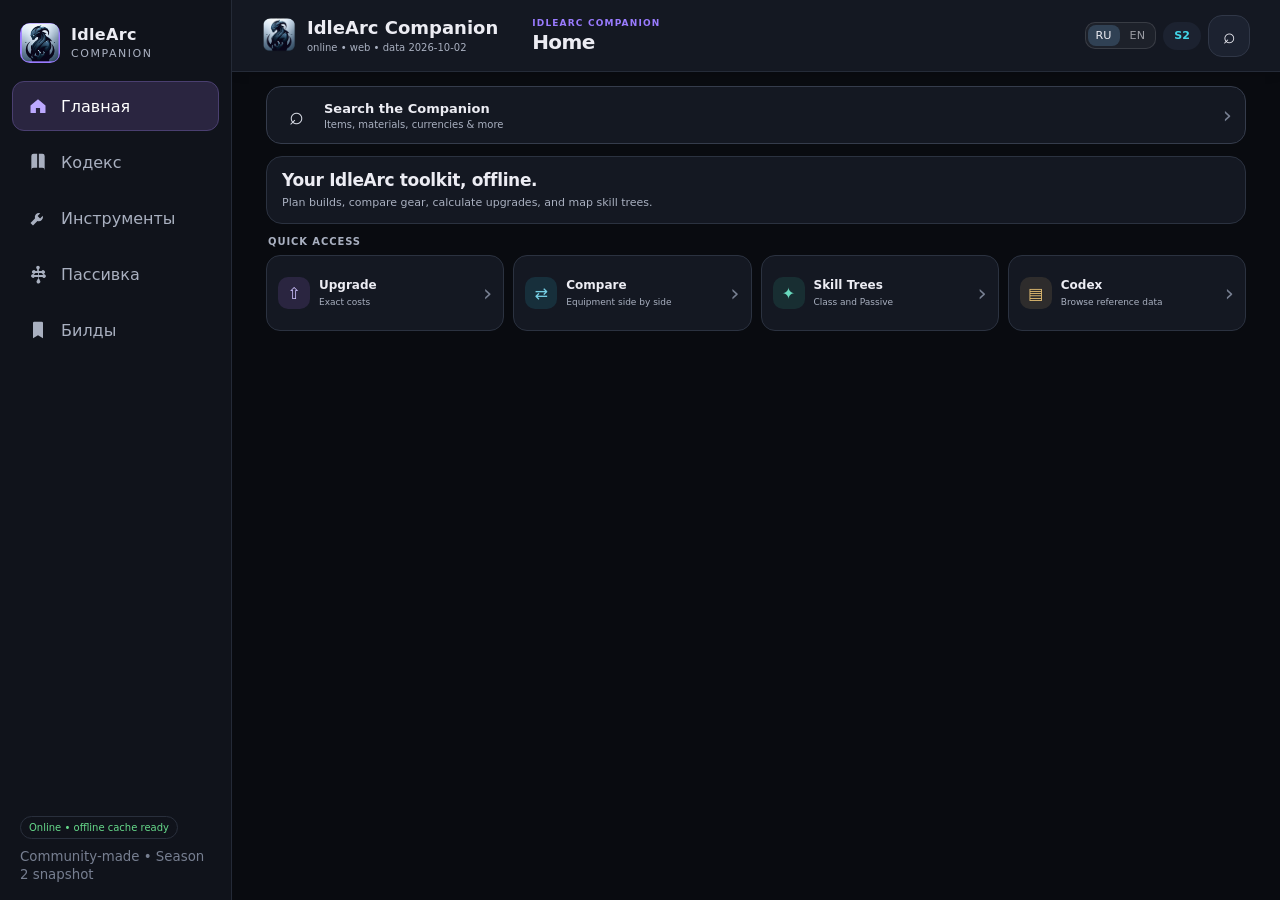
<file: hub/companion/index.html>
<!doctype html>
<html lang="en">
<head>
  <meta charset="utf-8" />
  <meta name="viewport" content="width=device-width, initial-scale=1, viewport-fit=cover" />
  <meta name="theme-color" content="#080b12" />
  <meta name="color-scheme" content="dark" />
  <meta name="description" content="IdleArc Companion: offline-first reference, planning, and build tools for IdleArc." />
  <meta name="apple-mobile-web-app-capable" content="yes" />
  <meta name="apple-mobile-web-app-status-bar-style" content="black-translucent" />
  <link rel="manifest" href="./manifest.webmanifest" />
  <link rel="icon" href="./icons/icon.svg" type="image/svg+xml" />
  <link rel="stylesheet" href="./styles.css" />
  <title>IdleArc Companion</title>
  <script src="../language.js"></script>
</head>
<body>
  <div id="app" class="app-shell">
    <aside class="sidebar" aria-label="Primary navigation">
      <button class="brand" id="brandFlip" aria-label="Switch side">
        <img src="./icons/logo.png" alt="" class="brand-icon" width="38" height="38" />
        <span class="brand-copy"><strong>IdleArc</strong><small>Companion</small></span>
      </button>
      <nav id="sideNav" class="side-nav"></nav>
      <div class="sidebar-foot">
        <button id="installButton" class="ghost-btn install-btn" hidden>Install app</button>
        <span id="offlineBadge" class="status-pill">Checking…</span>
        <small>Community-made • Season 2 snapshot</small>
      </div>
    </aside>

    <main class="main-shell">
      <header class="topbar">
        <div class="app-header-brand">
          <img class="app-monogram-img" src="./icons/logo.png" alt="" width="34" height="34" style="border-radius:9px" />
          <div class="app-header-copy">
            <strong>IdleArc Companion</strong>
            <small id="appMeta">offline • web • Season 2</small>
          </div>
        </div>
        <div class="page-context">
          <div id="eyebrow" class="eyebrow">IdleArc Companion</div>
          <h1 id="pageTitle">Home</h1>
        </div>
        <div class="topbar-actions">
          <span class="lang-switch" id="langSwitch" role="group" aria-label="Language / Язык"><button data-lang="ru" lang="ru" aria-label="Русский">RU</button><button data-lang="en" lang="en" aria-label="English">EN</button></span>
          <span class="season-chip">S2</span>
          <button id="globalSearchButton" class="icon-btn" title="Search" aria-label="Search"><span aria-hidden="true">⌕</span></button>
          <button id="installButtonTop" class="ghost-btn compact" hidden>Install</button>
        </div>
      </header>
      <section id="content" class="content" aria-live="polite"></section>
    </main>

    <nav id="bottomNav" class="bottom-nav" aria-label="Mobile navigation"></nav>
  </div>

  <div id="modalRoot"></div>
  <div id="toastRoot" class="toast-root" aria-live="polite"></div>

  <script src="./app.js" defer></script>
</body>
</html>
</file>
<file: hub/companion/styles.css>
:root {
  --bg: #090d18;
  --bg-2: #0d1324;
  --panel: #11182a;
  --panel-2: #151e33;
  --panel-3: #1a2540;
  --border: #283653;
  --border-soft: #202c45;
  --text: #f6f7fb;
  --muted: #9aa8c3;
  --muted-2: #6f7d98;
  --purple: #8b63ff;
  --purple-2: #5638d8;
  --cyan: #35d9f6;
  --gold: #f3c969;
  --green: #67e8a5;
  --red: #ff6f91;
  --orange: #ffb86b;
  --radius: 18px;
  --radius-sm: 12px;
  --shadow: 0 20px 55px rgba(0,0,0,.28);
  --safe-bottom: env(safe-area-inset-bottom, 0px);
}
* { box-sizing: border-box; }
html { background: var(--bg); color: var(--text); }
body {
  margin: 0;
  min-height: 100vh;
  font-family: Inter, ui-sans-serif, system-ui, -apple-system, BlinkMacSystemFont, "Segoe UI", sans-serif;
  background:
    radial-gradient(circle at 8% 0%, rgba(86,56,216,.18), transparent 32rem),
    radial-gradient(circle at 95% 12%, rgba(53,217,246,.08), transparent 28rem),
    var(--bg);
  color: var(--text);
}
button, input, select, textarea { font: inherit; }
button { color: inherit; }
a { color: var(--cyan); text-decoration: none; }
img { max-width: 100%; }
[hidden] { display: none !important; }

.app-shell { min-height: 100vh; }
.sidebar {
  position: fixed;
  inset: 0 auto 0 0;
  width: 250px;
  background: rgba(10,15,28,.9);
  backdrop-filter: blur(22px);
  border-right: 1px solid rgba(139,99,255,.15);
  display: flex;
  flex-direction: column;
  padding: 18px 14px;
  z-index: 20;
}
.brand {
  border: 0;
  background: transparent;
  padding: 8px 10px 18px;
  display: flex;
  align-items: center;
  gap: 11px;
  text-align: left;
  cursor: pointer;
}
.brand-icon { width: 42px; height: 42px; border-radius: 12px; box-shadow: 0 8px 22px rgba(86,56,216,.35); }
.brand-copy { display:flex; flex-direction:column; line-height:1.05; }
.brand-copy strong { font-size: 16px; letter-spacing: .02em; }
.brand-copy small { margin-top:4px; color: var(--muted); font-size: 11px; text-transform: uppercase; letter-spacing: .14em; }
.side-nav { display: grid; gap: 6px; }
.nav-btn {
  width: 100%; border: 1px solid transparent; background: transparent; color: var(--muted);
  display: grid; grid-template-columns: 30px 1fr; align-items:center; gap: 8px;
  padding: 10px 12px; border-radius: 12px; cursor:pointer; text-align:left;
  transition: .18s ease;
}
.nav-btn:hover { background: rgba(255,255,255,.035); color: var(--text); }
.nav-btn.active { background: linear-gradient(135deg, rgba(139,99,255,.18), rgba(53,217,246,.05)); border-color: rgba(139,99,255,.35); color: var(--text); }
.nav-icon { width: 30px; height: 30px; border-radius: 9px; display:grid; place-items:center; background: rgba(255,255,255,.04); font-size: 15px; }
.nav-btn.active .nav-icon { background: rgba(139,99,255,.22); color: #d9ceff; }
.sidebar-foot { margin-top:auto; display:grid; gap:9px; padding: 12px 8px 0; color: var(--muted-2); }
.sidebar-foot small { line-height: 1.35; }

.main-shell { margin-left: 250px; min-height:100vh; }
.topbar {
  min-height: 86px; position: sticky; top:0; z-index:15;
  display:flex; justify-content:space-between; align-items:center; gap:12px;
  padding: 16px clamp(18px,4vw,44px) 12px;
  background: linear-gradient(to bottom, rgba(9,13,24,.95), rgba(9,13,24,.78), rgba(9,13,24,0));
  backdrop-filter: blur(14px);
}
.topbar h1 { margin: 2px 0 0; font-size: clamp(25px, 3vw, 35px); letter-spacing:-.03em; }
.eyebrow { color: var(--purple); text-transform: uppercase; letter-spacing: .16em; font-size: 10px; font-weight: 800; }
.topbar-actions { display:flex; gap:8px; align-items:center; }
.content { padding: 8px clamp(18px,4vw,44px) 48px; max-width: 1480px; margin: 0 auto; }
.bottom-nav { display:none; }

.hero {
  position: relative; overflow:hidden; border:1px solid rgba(139,99,255,.26);
  background: linear-gradient(145deg, rgba(86,56,216,.16), rgba(17,24,42,.94) 42%, rgba(53,217,246,.05));
  border-radius: 26px; padding: clamp(22px,5vw,46px); box-shadow: var(--shadow);
}
.hero:after { content:""; position:absolute; width:250px; height:250px; border-radius:50%; right:-80px; top:-110px; background: radial-gradient(circle, rgba(53,217,246,.18), transparent 67%); pointer-events:none; }
.hero-kicker { color: var(--cyan); font-size: 11px; font-weight:900; letter-spacing:.15em; text-transform:uppercase; }
.hero h2 { margin:9px 0 8px; font-size:clamp(30px,5vw,54px); line-height:1.02; letter-spacing:-.045em; max-width:820px; }
.hero p { margin:0; color:var(--muted); max-width:760px; font-size:clamp(14px,1.7vw,17px); line-height:1.6; }
.hero-actions { display:flex; flex-wrap:wrap; gap:10px; margin-top:22px; }

.primary-btn, .ghost-btn, .danger-btn, .mini-btn, .chip-btn, .icon-btn {
  border-radius: 12px; border:1px solid var(--border); cursor:pointer; transition:.15s ease;
}
.primary-btn { background:linear-gradient(135deg, var(--purple-2), var(--purple)); border-color:#8b63ff; padding:10px 14px; font-weight:800; box-shadow:0 10px 26px rgba(86,56,216,.28); }
.primary-btn:hover { transform:translateY(-1px); filter:brightness(1.06); }
.ghost-btn { background:rgba(255,255,255,.035); padding:10px 14px; color:var(--text); }
.ghost-btn:hover { background:rgba(255,255,255,.07); border-color:#3b4e74; }
.ghost-btn.compact { padding:7px 10px; font-size:12px; }
.danger-btn { background:rgba(255,111,145,.1); border-color:rgba(255,111,145,.35); color:#ffabc0; padding:9px 12px; }
.icon-btn { width:38px; height:38px; display:grid; place-items:center; background:rgba(255,255,255,.035); font-size:22px; }
.mini-btn { background:rgba(255,255,255,.04); border-color:var(--border-soft); padding:6px 9px; font-size:12px; }
.chip-btn { border-radius:999px; background:rgba(255,255,255,.03); border-color:var(--border-soft); padding:7px 10px; font-size:12px; color:var(--muted); }
.chip-btn.active { color:var(--text); background:rgba(139,99,255,.16); border-color:rgba(139,99,255,.45); }
button:disabled { opacity:.45; cursor:not-allowed; transform:none !important; }

.grid { display:grid; gap:14px; }
.grid-2 { grid-template-columns: repeat(2, minmax(0,1fr)); }
.grid-3 { grid-template-columns: repeat(3, minmax(0,1fr)); }
.grid-4 { grid-template-columns: repeat(4, minmax(0,1fr)); }
.stats-grid { margin-top:14px; display:grid; grid-template-columns:repeat(4,minmax(0,1fr)); gap:10px; }
.stat-card, .panel, .tool-card, .list-card {
  border:1px solid var(--border-soft); background:linear-gradient(160deg, rgba(21,30,51,.94), rgba(14,20,35,.94)); border-radius:var(--radius);
}
.stat-card { padding:15px; }
.stat-card strong { display:block; font-size:24px; letter-spacing:-.03em; }
.stat-card span { display:block; color:var(--muted); font-size:11px; margin-top:4px; }
.panel { padding:18px; }
.panel + .panel { margin-top:14px; }
.panel-head { display:flex; justify-content:space-between; gap:12px; align-items:flex-start; margin-bottom:14px; }
.panel-title { margin:0; font-size:17px; }
.panel-sub { margin:4px 0 0; color:var(--muted); font-size:12px; line-height:1.45; }
.section-title { margin:26px 0 10px; font-size:20px; letter-spacing:-.02em; }
.section-note { margin:-3px 0 14px; color:var(--muted); font-size:12px; }
.tool-card { padding:16px; cursor:pointer; transition:.16s ease; }
.tool-card:hover { transform:translateY(-2px); border-color:#3d4d73; }
.tool-card .tool-icon { width:40px; height:40px; border-radius:12px; display:grid; place-items:center; background:rgba(139,99,255,.13); margin-bottom:10px; font-size:18px; }
.tool-card h3 { margin:0 0 6px; font-size:15px; }
.tool-card p { margin:0; color:var(--muted); font-size:12px; line-height:1.5; }

.search-row { display:flex; gap:9px; align-items:center; margin-bottom:14px; }
.search-row .field { flex:1; }
.field { display:grid; gap:6px; }
.field label, .label { color:var(--muted); font-size:11px; font-weight:700; letter-spacing:.02em; }
.input, .select, .textarea {
  width:100%; color:var(--text); background:#0e1526; border:1px solid var(--border); border-radius:11px;
  min-height:40px; padding:9px 11px; outline:none;
}
.input, .textarea {
  cursor:text;
  pointer-events:auto;
  touch-action:manipulation;
  user-select:text;
  -webkit-user-select:text;
}
.input:focus, .select:focus, .textarea:focus { border-color:var(--purple); box-shadow:0 0 0 3px rgba(139,99,255,.12); }
.textarea { min-height:104px; resize:vertical; }
.select { appearance:none; background-image:linear-gradient(45deg,transparent 50%,var(--muted) 50%),linear-gradient(135deg,var(--muted) 50%,transparent 50%); background-position:calc(100% - 15px) 17px,calc(100% - 10px) 17px; background-size:5px 5px,5px 5px; background-repeat:no-repeat; padding-right:30px; }
.field-row { display:grid; grid-template-columns:repeat(2,minmax(0,1fr)); gap:10px; }
.field-row.three { grid-template-columns:repeat(3,minmax(0,1fr)); }
.chips { display:flex; flex-wrap:wrap; gap:7px; }
.help { color:var(--muted-2); font-size:10px; line-height:1.45; }

.tabs { display:flex; gap:7px; overflow:auto; padding-bottom:6px; margin-bottom:14px; scrollbar-width:none; }
.tabs::-webkit-scrollbar { display:none; }
.tab-btn { white-space:nowrap; border:1px solid var(--border-soft); background:rgba(255,255,255,.025); color:var(--muted); padding:8px 11px; border-radius:10px; cursor:pointer; font-size:12px; }
.tab-btn.active { color:var(--text); background:rgba(139,99,255,.14); border-color:rgba(139,99,255,.4); }

.card-list { display:grid; gap:9px; }
.list-card { padding:12px; display:flex; gap:12px; align-items:center; }
.list-card.clickable { cursor:pointer; }
.list-card.clickable:hover { border-color:#3b4e74; }
.thumb { width:52px; height:52px; border-radius:12px; object-fit:contain; background:#0b1020; border:1px solid var(--border-soft); padding:4px; flex:0 0 auto; }
.thumb.large { width:78px; height:78px; }
.list-main { min-width:0; flex:1; }
.list-title { font-weight:800; font-size:14px; overflow:hidden; text-overflow:ellipsis; white-space:nowrap; }
.list-meta { color:var(--muted); font-size:11px; margin-top:3px; line-height:1.4; }
.pill { display:inline-flex; align-items:center; gap:5px; border:1px solid var(--border-soft); background:rgba(255,255,255,.03); padding:4px 7px; border-radius:999px; color:var(--muted); font-size:10px; }
.pill.accent { color:#dacfff; border-color:rgba(139,99,255,.35); background:rgba(139,99,255,.1); }
.pill.good { color:#baf5d6; border-color:rgba(103,232,165,.25); background:rgba(103,232,165,.08); }
.pill.warn { color:#ffe0a2; border-color:rgba(243,201,105,.27); background:rgba(243,201,105,.08); }
.status-pill { display:inline-flex; width:max-content; align-items:center; gap:5px; border:1px solid var(--border-soft); border-radius:999px; padding:5px 8px; font-size:10px; color:var(--muted); }

.metric-row { display:flex; gap:14px; flex-wrap:wrap; }
.metric { min-width:120px; }
.metric strong { display:block; font-size:19px; }
.metric span { color:var(--muted); font-size:10px; }
.kv { display:grid; grid-template-columns:minmax(100px,160px) 1fr; gap:9px 14px; font-size:12px; }
.kv dt { color:var(--muted); }
.kv dd { margin:0; }
.hr { height:1px; background:var(--border-soft); margin:14px 0; }
.empty { border:1px dashed #31405f; border-radius:14px; padding:24px; text-align:center; color:var(--muted); }

.item-detail-head { display:flex; gap:16px; align-items:center; }
.item-detail-head h2 { margin:0; }
.tier-table { width:100%; border-collapse:collapse; font-size:11px; }
.tier-table th, .tier-table td { border-bottom:1px solid var(--border-soft); text-align:left; padding:8px 7px; }
.tier-table th { color:var(--muted); font-size:10px; text-transform:uppercase; letter-spacing:.08em; }
.scroll-x { overflow-x:auto; }

.skill-branch { border:1px solid var(--border-soft); border-radius:14px; padding:12px; background:rgba(255,255,255,.018); }
.skill-branch h3 { margin:0 0 10px; font-size:14px; color:#d9ceff; }
.skill-grid { display:grid; gap:8px; }
.skill-node { display:grid; grid-template-columns:48px 1fr auto; gap:9px; align-items:center; border:1px solid var(--border-soft); border-radius:12px; padding:8px; background:#0d1424; }
.skill-node.maxed { border-color:rgba(103,232,165,.3); }
.skill-node img { width:48px; height:48px; border-radius:9px; object-fit:contain; background:#090d18; }
.skill-node h4 { margin:0; font-size:12px; }
.skill-node p { margin:3px 0 0; color:var(--muted); font-size:10px; line-height:1.35; }
.rank-box { display:grid; grid-template-columns:28px 36px 28px; align-items:center; gap:3px; }
.rank-box button { width:28px; height:28px; border:1px solid var(--border); border-radius:8px; background:var(--panel-3); cursor:pointer; }
.rank-box span { text-align:center; font-size:11px; }
.passive-grid { display:grid; grid-template-columns:repeat(5,minmax(0,1fr)); gap:7px; }
.passive-node { min-height:70px; border:1px solid var(--border-soft); border-radius:10px; background:#0d1424; padding:7px; display:flex; flex-direction:column; justify-content:space-between; cursor:pointer; }
.passive-node.active { background:rgba(139,99,255,.13); border-color:rgba(139,99,255,.4); }
.passive-node strong { font-size:10px; line-height:1.25; }
.passive-node small { color:var(--muted); font-size:8px; }

.build-shell { display:grid; grid-template-columns:190px minmax(0,1fr); gap:14px; }
.build-side { position:sticky; top:96px; align-self:start; display:grid; gap:6px; }
.build-side button { border:1px solid transparent; background:transparent; color:var(--muted); text-align:left; padding:9px 10px; border-radius:10px; cursor:pointer; font-size:12px; }
.build-side button.active { background:rgba(139,99,255,.13); color:var(--text); border-color:rgba(139,99,255,.3); }
.progress-bar { height:7px; background:#0b1020; border-radius:999px; overflow:hidden; border:1px solid var(--border-soft); }
.progress-bar > span { display:block; height:100%; background:linear-gradient(90deg,var(--purple),var(--cyan)); }
.priority-list { display:grid; gap:6px; }
.priority-item { display:grid; grid-template-columns:28px 1fr auto; gap:8px; align-items:center; padding:8px; border:1px solid var(--border-soft); border-radius:10px; background:#0d1424; }
.priority-num { width:26px; height:26px; border-radius:8px; background:rgba(139,99,255,.15); display:grid; place-items:center; font-size:10px; font-weight:900; }
.gear-card { border:1px solid var(--border-soft); border-radius:14px; background:#0d1424; padding:11px; }
.gear-card + .gear-card { margin-top:9px; }
.gear-head { display:flex; align-items:center; gap:10px; }
.gear-head .slot-name { width:75px; color:var(--muted); font-size:10px; font-weight:800; text-transform:uppercase; letter-spacing:.06em; }
.gear-head .gear-picked { flex:1; min-width:0; font-weight:800; font-size:12px; white-space:nowrap; overflow:hidden; text-overflow:ellipsis; }
.gear-custom { margin-top:10px; display:none; }
.gear-card.open .gear-custom { display:block; }
.gem-row { display:flex; flex-wrap:wrap; gap:6px; }

.rune-layout { display:grid; grid-template-columns:minmax(0, 480px) minmax(240px,1fr); gap:16px; align-items:start; }
.rune-grid { display:grid; grid-template-columns:repeat(6,1fr); grid-template-rows:repeat(7,1fr); aspect-ratio:6/7; gap:4px; background:#080c16; border:1px solid var(--border); padding:6px; border-radius:16px; position:relative; overflow:hidden; user-select:none; touch-action:none; }
.rune-cell { border:1px solid #202d47; border-radius:7px; background:rgba(255,255,255,.018); min-width:0; min-height:0; }
.rune-piece { position:absolute; display:flex; flex-direction:column; justify-content:center; align-items:center; border-radius:9px; font-size:9px; font-weight:900; border:1px solid rgba(255,255,255,.24); box-shadow:0 8px 16px rgba(0,0,0,.26); cursor:grab; z-index:2; overflow:hidden; }
.rune-piece small { opacity:.8; font-size:7px; }
.rune-piece.fury { background:#7e2f48; }
.rune-piece.vitality { background:#246d4a; }
.rune-piece.precision { background:#284f8a; }
.rune-piece.fortitude { background:#7d436f; }
.rune-piece.wisdom { background:#513b86; }
.rune-piece.fortune { background:#8b5c27; }
.rune-piece.bond { background:#246f78; }
.rune-piece.dragging { opacity:.72; cursor:grabbing; }

.pet-slot { display:grid; grid-template-columns:64px 1fr; gap:10px; align-items:center; border:1px solid var(--border-soft); padding:10px; border-radius:14px; background:#0d1424; }
.pet-slot img { width:64px; height:64px; object-fit:contain; background:#090d18; border-radius:11px; }

.pet-calc-layout { display:grid; grid-template-columns:repeat(2,minmax(0,1fr)); gap:14px; align-items:start; }
.pet-calc-card { min-width:0; }
.pet-fields-row { margin-top:10px; }
.pet-stepper { display:grid; grid-template-columns:44px minmax(0,1fr) 44px; align-items:center; gap:6px; }
.pet-stepper .input { min-width:0; min-height:46px; text-align:center; font-size:16px; font-variant-numeric:tabular-nums; }
.pet-step-btn { min-width:44px; min-height:44px; border:1px solid var(--border); border-radius:11px; background:#121b2d; color:var(--text); font-size:22px; line-height:1; cursor:pointer; touch-action:manipulation; }
.pet-step-btn:active { background:rgba(139,99,255,.2); border-color:var(--purple); }
.pet-quick-steps { display:flex; flex-wrap:wrap; align-items:center; gap:6px; margin-top:9px; }
.pet-quick-steps > span { color:var(--muted-2); font-size:10px; margin-right:2px; }
.pet-quick-step { min-width:48px; min-height:36px; padding:6px 9px; border:1px solid var(--border-soft); border-radius:9px; background:#171f2d; color:var(--text); font-size:11px; font-weight:800; cursor:pointer; touch-action:manipulation; }
.pet-quick-step:active { background:rgba(139,99,255,.2); border-color:var(--purple); }
.pet-field-help { color:var(--muted-2); font-size:10px; line-height:1.3; }
.pet-result { margin-top:12px; padding:12px; border:1px solid var(--border-soft); border-radius:13px; background:linear-gradient(145deg,rgba(139,99,255,.08),rgba(255,255,255,.015)); }
.pet-result-line { display:flex; justify-content:space-between; flex-wrap:wrap; gap:6px 12px; margin-top:10px; padding-top:10px; border-top:1px solid var(--border-soft); font-size:11px; }
.pet-result-line span { color:var(--muted); }
.calc-note { margin:11px 0 0; color:var(--muted-2); font-size:10px; line-height:1.5; }

.saved-build { display:grid; grid-template-columns:1fr auto; gap:10px; align-items:center; }
.code-box { font-family: ui-monospace, SFMono-Regular, Menlo, monospace; font-size:10px; word-break:break-all; }
.summary-box { white-space:pre-wrap; background:#0a0f1d; border:1px solid var(--border-soft); border-radius:12px; padding:12px; color:#dce2ef; font-size:11px; line-height:1.55; }

.modal-backdrop { position:fixed; inset:0; z-index:80; background:rgba(0,0,0,.72); backdrop-filter:blur(7px); display:grid; place-items:center; padding:18px; }
.modal { width:min(780px,100%); max-height:min(88vh,900px); overflow:auto; background:#10182a; border:1px solid #33425f; border-radius:20px; box-shadow:0 30px 80px rgba(0,0,0,.5); padding:18px; }
.modal.wide { width:min(1040px,100%); }
.modal-head { display:flex; justify-content:space-between; align-items:flex-start; gap:10px; margin-bottom:14px; }
.modal-head h2 { margin:0; font-size:20px; }
.modal-close { width:34px; height:34px; border:1px solid var(--border); border-radius:10px; background:#151e33; cursor:pointer; }
.toast-root { position:fixed; z-index:100; right:16px; bottom:calc(16px + var(--safe-bottom)); display:grid; gap:8px; pointer-events:none; }
.toast { background:#151e33; border:1px solid #3a4a69; color:var(--text); border-radius:12px; box-shadow:var(--shadow); padding:10px 13px; font-size:11px; max-width:320px; animation:toastIn .2s ease; }
@keyframes toastIn { from { transform:translateY(8px); opacity:0; } }

.skeleton { background:linear-gradient(90deg,#111827,#182238,#111827); background-size:200% 100%; animation:s 1.3s infinite; border-radius:10px; min-height:60px; }
@keyframes s { to { background-position:-200% 0; } }

@media (max-width: 1100px) {
  .stats-grid { grid-template-columns:repeat(2,minmax(0,1fr)); }
  .grid-4 { grid-template-columns:repeat(2,minmax(0,1fr)); }
  .grid-3 { grid-template-columns:repeat(2,minmax(0,1fr)); }
  .rune-layout { grid-template-columns:1fr; }
  .passive-grid { grid-template-columns:repeat(4,minmax(0,1fr)); }
}
@media (max-width: 820px) {
  .sidebar { display:none; }
  .main-shell { margin-left:0; padding-bottom:calc(72px + var(--safe-bottom)); }
  .topbar { min-height:76px; padding-left:16px; padding-right:16px; }
  .content { padding:6px 14px 30px; }
  .bottom-nav { position:fixed; display:grid; grid-template-columns:repeat(5,1fr); left:0; right:0; bottom:0; z-index:50; padding:7px 6px calc(7px + var(--safe-bottom)); background:rgba(8,12,22,.95); backdrop-filter:blur(20px); border-top:1px solid rgba(139,99,255,.18); }
  .bottom-nav .nav-btn { display:flex; flex-direction:column; gap:2px; align-items:center; justify-content:center; padding:3px 2px; border:0; font-size:9px; text-align:center; }
  .bottom-nav .nav-icon { width:29px; height:29px; background:transparent; }
  .hero { border-radius:20px; }
  .build-shell { display:block; }
  .build-side { position:static; display:flex; overflow:auto; margin-bottom:10px; padding-bottom:4px; scrollbar-width:none; }
  .build-side::-webkit-scrollbar { display:none; }
  .build-side button { white-space:nowrap; }
  .passive-grid { grid-template-columns:repeat(3,minmax(0,1fr)); }
}
@media (max-width: 560px) {
  .grid-2, .grid-3, .grid-4, .field-row, .field-row.three { grid-template-columns:1fr; }
  .stats-grid { grid-template-columns:repeat(2,minmax(0,1fr)); }
  .hero-actions { display:grid; grid-template-columns:1fr 1fr; }
  .hero-actions button { width:100%; }
  .panel { padding:14px; border-radius:15px; }
  .list-card { padding:10px; }
  .thumb { width:46px; height:46px; }
  .skill-node { grid-template-columns:42px 1fr; }
  .skill-node img { width:42px; height:42px; }
  .rank-box { grid-column:1/-1; justify-self:end; }
  .passive-grid { grid-template-columns:repeat(2,minmax(0,1fr)); }
  .rune-grid { width:100%; }
  .pet-slot { grid-template-columns:50px 1fr; }
  .pet-slot img { width:50px; height:50px; }
  .modal-backdrop { padding:8px; align-items:end; }
  .modal { max-height:92vh; border-radius:20px 20px 8px 8px; padding:14px; }
  .kv { grid-template-columns:110px 1fr; }
}

/* v1.1 Full-send visual pass */
:root {
  --bg:#080b12;
  --bg-2:#0d111b;
  --panel:#111722;
  --panel-2:#151d2a;
  --panel-3:#1b2433;
  --border:#2b374a;
  --border-soft:#202a39;
  --text:#f4f5f8;
  --muted:#9da9bb;
  --muted-2:#6f7c8e;
  --purple:#9471ff;
  --purple-2:#6242d9;
  --cyan:#76cfe4;
  --gold:#e2bd72;
  --green:#71d6a0;
  --radius:16px;
  --shadow:0 20px 48px rgba(0,0,0,.34);
}
body {
  background:
    radial-gradient(circle at 10% -10%, rgba(98,66,217,.14), transparent 31rem),
    radial-gradient(circle at 92% 0%, rgba(226,189,114,.055), transparent 26rem),
    var(--bg);
}
.sidebar { width:232px; background:rgba(8,11,18,.94); border-right-color:rgba(148,113,255,.14); padding:16px 12px; }
.main-shell { margin-left:232px; }
.brand { padding:7px 8px 18px; }
.brand-icon { width:40px; height:40px; border-radius:10px; box-shadow:0 8px 20px rgba(98,66,217,.25); }
.nav-btn { border-radius:10px; padding:9px 10px; }
.nav-btn.active { background:rgba(148,113,255,.11); border-color:rgba(148,113,255,.28); }
.nav-icon { background:transparent; font-size:16px; }
.nav-btn.active .nav-icon { background:rgba(148,113,255,.12); }
.topbar { min-height:78px; }
.content { max-width:1540px; }
.hero { border-color:rgba(148,113,255,.25); background:linear-gradient(150deg,rgba(98,66,217,.16),rgba(17,23,34,.96) 45%,rgba(226,189,114,.045)); border-radius:22px; }
.hero:after { background:radial-gradient(circle,rgba(148,113,255,.16),transparent 68%); }
.hero-mark { display:flex; align-items:center; gap:9px; margin:14px 0 6px; color:#ded6ff; font-size:12px; font-weight:800; letter-spacing:.03em; }
.hero-mark img { width:28px; height:28px; border-radius:8px; }
.panel, .stat-card, .tool-card, .list-card { background:linear-gradient(160deg,rgba(20,27,40,.98),rgba(13,18,28,.98)); }
.panel { box-shadow:0 10px 26px rgba(0,0,0,.12); }
.section-kicker { color:var(--gold); font-size:9px; line-height:1; font-weight:900; letter-spacing:.14em; text-transform:uppercase; margin-bottom:7px; }

/* mobile-friendly select replacement */
.select-picker-list { display:grid; gap:6px; margin-top:10px; max-height:60vh; overflow:auto; padding-right:2px; }
.select-picker-row { width:100%; min-height:46px; display:flex; align-items:center; justify-content:space-between; gap:10px; padding:10px 12px; text-align:left; border:1px solid var(--border-soft); border-radius:11px; background:#0d1420; color:var(--text); cursor:pointer; }
.select-picker-row:hover, .select-picker-row.selected { border-color:rgba(148,113,255,.48); background:rgba(148,113,255,.11); }
.select-picker-row b { color:#dcd2ff; }

/* class skill tree */
.skill-command { overflow:hidden; }
.class-selector { display:grid; grid-template-columns:repeat(5,minmax(0,1fr)); gap:7px; margin-bottom:12px; }
.class-selector-btn { display:flex; align-items:center; justify-content:center; gap:7px; min-height:42px; border:1px solid var(--border-soft); border-radius:11px; background:#0c121d; color:var(--muted); cursor:pointer; font-size:11px; font-weight:800; }
.class-selector-btn.active { color:var(--text); background:rgba(148,113,255,.12); border-color:rgba(148,113,255,.42); }
.class-orb { width:25px; height:25px; display:grid; place-items:center; border-radius:50%; background:#171f2d; color:#d9d1ff; font-size:10px; border:1px solid #2f3d53; }
.class-selector-btn.active .class-orb { background:rgba(148,113,255,.22); border-color:rgba(148,113,255,.42); }
.skill-branch-selector { display:grid; grid-template-columns:repeat(3,minmax(0,1fr)); gap:7px; margin:0 0 12px; }
.skill-branch-btn { min-height:42px; padding:7px 9px; border:1px solid var(--border-soft); border-radius:11px; background:#0b111b; color:var(--muted); cursor:pointer; display:flex; flex-direction:column; align-items:center; justify-content:center; gap:2px; }
.skill-branch-btn span { font-size:10px; font-weight:900; }
.skill-branch-btn small { font-size:7px; color:var(--muted-2); }
.skill-branch-btn.active { color:white; border-color:rgba(148,113,255,.5); background:linear-gradient(145deg,rgba(148,113,255,.15),#0e1520); }
.class-tree-scroll { overflow:visible; padding:2px 0 4px; }
.class-tree { display:grid; gap:10px; min-width:0; }
.skill-lane { display:grid; grid-template-columns:120px 1fr; gap:12px; align-items:stretch; border:1px solid var(--border-soft); background:#0b1019; border-radius:14px; padding:10px; }
.skill-lane-title { display:flex; flex-direction:column; justify-content:center; gap:4px; padding:8px; border-right:1px solid var(--border-soft); }
.skill-lane-title span { font-size:13px; font-weight:900; color:#ddd6ff; }
.skill-lane-title small { color:var(--muted-2); font-size:9px; }
.skill-tier-track { display:grid; grid-template-columns:repeat(3,minmax(0,1fr)); gap:12px; position:relative; }
.skill-tier-track:before { content:""; position:absolute; left:16%; right:16%; top:50%; height:2px; background:linear-gradient(90deg,rgba(148,113,255,.1),rgba(148,113,255,.42),rgba(226,189,114,.18)); z-index:0; }
.skill-tier-column { position:relative; z-index:1; min-width:0; }
.skill-tier-label { width:max-content; margin:0 auto 7px; padding:3px 8px; border-radius:999px; background:#121a27; border:1px solid var(--border-soft); color:var(--muted-2); font-size:8px; font-weight:900; text-transform:uppercase; letter-spacing:.1em; display:flex; align-items:center; gap:6px; }
.skill-tier-label small { font-size:7px; color:var(--gold); letter-spacing:0; }
.skill-tier-nodes { display:grid; gap:7px; }
.skill-node.tree-node { position:relative; grid-template-columns:48px minmax(0,1fr); padding:8px; min-height:82px; background:#101722; box-shadow:0 8px 18px rgba(0,0,0,.16); contain:layout paint; }
.skill-node.tree-node.active { border-color:rgba(148,113,255,.43); background:linear-gradient(145deg,rgba(148,113,255,.12),#101722 55%); }
.skill-node.tree-node.maxed { border-color:rgba(113,214,160,.42); box-shadow:0 0 0 1px rgba(113,214,160,.08) inset,0 8px 18px rgba(0,0,0,.16); }
.skill-art-button { position:relative; width:48px; height:48px; padding:0; border:1px solid #34435b; border-radius:10px; background:#090e16; overflow:hidden; cursor:pointer; }
.skill-art-button img { width:100%; height:100%; border:0; border-radius:0; padding:0; }
.skill-rank-badge { position:absolute; right:2px; bottom:2px; min-width:22px; padding:2px 4px; border-radius:5px; background:rgba(4,7,12,.9); color:white; font-size:7px; font-weight:900; }
.skill-node-copy { min-width:0; }
.skill-node.tree-node h4 { font-size:11px; }
.skill-node.tree-node p { font-size:9px; max-height:2.7em; overflow:hidden; }
.rank-box.compact { grid-column:1/-1; justify-self:end; grid-template-columns:25px 32px 25px; }
.rank-box.compact button { width:25px; height:25px; }

/* passive lattice */
.passive-section { margin-top:24px; }
.passive-heading { display:flex; align-items:flex-end; justify-content:space-between; gap:16px; }
.passive-heading .section-title { margin:4px 0 7px; }
.passive-tier-strip { display:flex; gap:5px; overflow-x:auto; padding:7px 1px 10px; scrollbar-width:none; }
.passive-tier-strip::-webkit-scrollbar { display:none; }
.passive-tier-btn { flex:0 0 34px; height:34px; border:1px solid var(--border-soft); border-radius:9px; background:#0e1520; color:var(--muted); cursor:pointer; font-size:10px; font-weight:900; position:relative; }
.passive-tier-btn.active { color:white; border-color:rgba(148,113,255,.54); background:rgba(148,113,255,.17); }
.passive-tier-btn.has-points:after { content:""; width:5px; height:5px; position:absolute; right:3px; top:3px; border-radius:50%; background:var(--gold); }
.passive-tier-card { padding:14px; }
.passive-tier-head { display:flex; align-items:center; gap:8px; margin-bottom:12px; }
.passive-tier-head > div { flex:1; }
.passive-tier-head h3 { margin:0; font-size:15px; }
.passive-tier-head p { margin:3px 0 0; color:var(--muted); font-size:9px; }
.passive-lattice { position:relative; display:grid; gap:9px; padding:8px 0; }
.passive-lattice:before { content:""; position:absolute; top:16px; bottom:16px; left:50%; width:2px; transform:translateX(-50%); background:linear-gradient(rgba(148,113,255,.08),rgba(148,113,255,.38),rgba(148,113,255,.08)); }
.passive-lattice-row { display:grid; grid-template-columns:22px 1fr; gap:7px; align-items:center; position:relative; z-index:1; }
.passive-lattice-row.milestone { padding:7px 0; border-top:1px solid rgba(226,189,114,.2); border-bottom:1px solid rgba(226,189,114,.2); background:rgba(226,189,114,.025); }
.passive-row-index { color:var(--muted-2); font-size:8px; text-align:center; }
.passive-node-row { display:flex; align-items:stretch; justify-content:center; gap:10px; }
.passive-node { width:min(210px,31%); min-height:64px; display:block; border-radius:12px; padding:7px; background:#0e1520; text-align:center; position:relative; cursor:pointer; }
.passive-node:hover { border-color:#3b4b64; }
.passive-node.active { background:linear-gradient(145deg,rgba(148,113,255,.16),#101722); border-color:rgba(148,113,255,.5); }
.passive-node-core { display:flex; height:100%; min-height:48px; flex-direction:column; align-items:center; justify-content:center; gap:2px; }
.passive-node strong { font-size:9px; line-height:1.2; }
.passive-node small { font-size:7px; color:var(--muted); }
.passive-node b { font-size:8px; color:#ded7ff; }
.passive-minus { position:absolute; top:4px; right:4px; width:19px; height:19px; display:grid; place-items:center; border-radius:6px; background:#252e3d; color:#ffb0bf; font-weight:900; }

/* Build Studio becomes a visual loadout workspace */
.build-hero { display:grid; grid-template-columns:1fr auto; align-items:center; gap:10px 16px; margin-bottom:12px !important; }
.build-identity { display:flex; align-items:center; gap:12px; min-width:0; }
.class-crest { flex:0 0 48px; width:48px; height:48px; display:grid; place-items:center; border-radius:13px; background:linear-gradient(145deg,rgba(148,113,255,.25),rgba(98,66,217,.08)); border:1px solid rgba(148,113,255,.35); color:#eeeaff; font-size:21px; font-weight:950; }
.build-identity h2 { margin:0; font-size:20px; white-space:nowrap; overflow:hidden; text-overflow:ellipsis; }
.build-identity p { margin:3px 0 0; color:var(--muted); font-size:10px; }
.build-completion { text-align:right; }
.build-completion strong { display:block; font-size:22px; line-height:1; }
.build-completion span { color:var(--muted); font-size:8px; text-transform:uppercase; letter-spacing:.12em; }
.build-hero .progress-bar { grid-column:1/-1; }
.build-snapshot { grid-column:1/-1; display:flex; gap:8px; flex-wrap:wrap; }
.build-snapshot span { border:1px solid var(--border-soft); border-radius:8px; padding:5px 8px; color:var(--muted); font-size:9px; background:#0c121c; }
.build-snapshot b { color:var(--text); }
.build-side { width:170px; }
.build-side button { display:grid; grid-template-columns:24px 1fr; align-items:center; gap:6px; }
.build-side button > span { width:24px; height:24px; display:grid; place-items:center; border-radius:7px; background:#111926; }
.build-side button.active > span { color:#ddd5ff; background:rgba(148,113,255,.18); }
.build-jump-grid { display:grid; grid-template-columns:repeat(4,minmax(0,1fr)); gap:8px; margin-bottom:12px; }
.build-jump-grid button { display:grid; gap:2px; padding:12px; text-align:left; border:1px solid var(--border-soft); border-radius:13px; background:#0f1621; cursor:pointer; }
.build-jump-grid button:hover { border-color:rgba(148,113,255,.38); background:rgba(148,113,255,.07); }
.build-jump-grid button > span { font-size:17px; color:#cfc4ff; }
.build-jump-grid strong { font-size:11px; }
.build-jump-grid small { color:var(--muted); font-size:8px; }
.build-option-grid { display:grid; grid-template-columns:repeat(3,minmax(0,1fr)); gap:14px; margin-top:14px; padding-top:14px; border-top:1px solid var(--border-soft); }
.priority-columns { display:grid; grid-template-columns:repeat(2,minmax(0,1fr)); gap:12px; }
.gear-grid { display:grid; grid-template-columns:repeat(4,minmax(0,1fr)); gap:9px; }
.gear-card { margin:0 !important; padding:9px; min-width:0; display:flex; flex-direction:column; }
.gear-card.equipped { border-color:#31415a; }
.gear-card.open { grid-column:1/-1; }
.gear-slot-top { display:flex; align-items:center; justify-content:space-between; gap:7px; margin-bottom:6px; }
.gear-slot-top .slot-name { color:var(--muted); font-size:8px; font-weight:900; text-transform:uppercase; letter-spacing:.09em; }
.gear-stage { color:var(--gold); font-size:7px; font-weight:900; }
.gear-pick-surface { width:100%; flex:1; min-height:118px; display:flex; flex-direction:column; align-items:center; justify-content:center; gap:4px; border:1px dashed #29364a; background:#0a1019; border-radius:11px; cursor:pointer; padding:9px; }
.gear-card.equipped .gear-pick-surface { border-style:solid; }
.gear-pick-surface img { width:58px; height:58px; object-fit:contain; filter:drop-shadow(0 8px 10px rgba(0,0,0,.35)); }
.gear-pick-surface strong { width:100%; font-size:9px; white-space:nowrap; overflow:hidden; text-overflow:ellipsis; }
.gear-pick-surface small { color:var(--muted); font-size:7px; }
.empty-slot-glyph { width:38px; height:38px; display:grid; place-items:center; border:1px solid #2e3b4f; border-radius:50%; color:var(--muted); font-size:18px; }
.gear-actions { display:grid; grid-template-columns:1fr 1fr; gap:5px; margin-top:6px; }
.gear-actions .mini-btn { padding:5px 6px; font-size:8px; }
.gear-custom { padding-top:11px; border-top:1px solid var(--border-soft); }

@media (max-width:1100px) {
  .gear-grid { grid-template-columns:repeat(3,minmax(0,1fr)); }
  .build-jump-grid { grid-template-columns:repeat(2,minmax(0,1fr)); }
}
@media (max-width:820px) {
  .main-shell { margin-left:0; }
  .class-selector { grid-template-columns:repeat(5, minmax(68px,1fr)); overflow-x:auto; }
  .class-selector-btn { flex-direction:column; gap:3px; padding:5px; }
  .build-side { width:auto; }
  .build-side button { display:flex; }
  .gear-grid { grid-template-columns:repeat(3,minmax(0,1fr)); }
  .passive-tier-card { padding:11px; }
  .pet-calc-layout { grid-template-columns:1fr; }
}
@media (max-width:620px) {
  .hero { padding:21px 17px; }
  .hero h2 { font-size:32px; }
  .build-hero { padding:13px; }
  .class-crest { width:42px; height:42px; flex-basis:42px; }
  .build-option-grid, .priority-columns { grid-template-columns:1fr; }
  .gear-grid { grid-template-columns:repeat(2,minmax(0,1fr)); gap:7px; }
  .gear-pick-surface { min-height:108px; }
  .gear-pick-surface img { width:52px; height:52px; }
  .passive-node-row { gap:5px; }
  .passive-node { width:32.5%; padding:5px; min-height:58px; }
  .passive-node strong { font-size:8px; }
  .passive-node small { font-size:6.5px; }
  .passive-tier-head { flex-wrap:wrap; }
  .passive-tier-head > div { flex-basis:100%; }
  .skill-lane { grid-template-columns:1fr; padding:8px; }
  .skill-lane-title { border-right:0; border-bottom:1px solid var(--border-soft); padding:4px 5px 9px; }
  .skill-tier-track { grid-template-columns:1fr; gap:11px; }
  .skill-tier-track:before { left:28px; right:auto; top:18px; bottom:18px; width:2px; height:auto; }
  .skill-tier-column { display:grid; grid-template-columns:56px minmax(0,1fr); gap:7px; align-items:start; }
  .skill-tier-label { width:50px; margin:6px 0 0; padding:5px 4px; flex-direction:column; gap:1px; text-align:center; }
  .skill-tier-nodes { grid-template-columns:repeat(2,minmax(0,1fr)); gap:6px; }
  .skill-node.tree-node { min-height:78px; grid-template-columns:42px minmax(0,1fr); padding:7px; }
  .skill-art-button { width:42px; height:42px; }
  .rank-box.compact { grid-template-columns:24px 28px 24px; }
  .rank-box.compact button { width:24px; height:24px; }
  .skill-branch-selector { position:sticky; top:76px; z-index:4; padding:6px 0; background:linear-gradient(#11182a 75%,rgba(17,24,42,0)); }
}
@media (max-width:390px) {
  .content { padding-left:10px; padding-right:10px; }
  .bottom-nav { padding-left:3px; padding-right:3px; }
  .bottom-nav .nav-btn { font-size:8px; }
  .build-jump-grid { grid-template-columns:repeat(2,1fr); }
  .gear-pick-surface strong { font-size:8px; }
}


@media (max-width:420px) {
  .skill-tier-nodes { grid-template-columns:1fr; }
  .skill-node.tree-node { grid-template-columns:44px minmax(0,1fr); }
  .skill-node.tree-node p { max-height:2.7em; }
  .skill-branch-btn span { font-size:9px; }
}

/* Fast mobile interaction. Prevent the browser from treating normal UI taps like
   text-selection / long-press gestures while keeping scrolling available. */
button, .clickable, .nav-btn, .brand, .select-picker-row, .skill-art-button, [data-build-jump], [data-home-action], [data-tool-jump] {
  touch-action: manipulation;
  -webkit-tap-highlight-color: transparent;
  -webkit-touch-callout: none;
  user-select: none;
}
select.select {
  touch-action: manipulation;
  -webkit-tap-highlight-color: transparent;
}
@media (pointer: coarse) {
  button, .clickable, .nav-btn, .brand, .select-picker-row { min-height: 44px; }
  .modal-backdrop { backdrop-filter: none; }
  .select-picker-row:active, button:active, .clickable:active { transform: scale(.985); }
}

/* Touch select controls stay hit-testable so the pointer handler can intercept
   the first tap before Android opens its native menu. */

/* ================================================================
   v1.2 Android-parity visual system
   The Android Companion is the reference product. Web keeps the same
   information architecture, spacing rhythm, surfaces and interaction feel.
   ================================================================ */
:root {
  --bg: #090b10;
  --bg-2: #0f1219;
  --panel: #141822;
  --panel-2: #1c2230;
  --panel-3: #222a3a;
  --border: #343a48;
  --border-soft: #292f3c;
  --text: #ececf3;
  --muted: #a9b0c0;
  --muted-2: #777f91;
  --purple: #9a7bff;
  --purple-2: #7658df;
  --cyan: #42d6e9;
  --green: #66d98a;
  --gold: #ffc857;
  --red: #ff756b;
  --radius: 14px;
  --radius-sm: 12px;
  --shadow: 0 10px 28px rgba(0,0,0,.2);
}
html { background:#090b10; }
body {
  background:#090b10;
  color:var(--text);
  overscroll-behavior-y:none;
  -webkit-font-smoothing:antialiased;
  text-rendering:optimizeLegibility;
}

/* App chrome */
.sidebar {
  background:#10131b;
  border-right:1px solid #242a37;
  backdrop-filter:none;
}
.brand-icon { box-shadow:none; background:#9a7bff; }
.main-shell { background:#090b10; }
.topbar {
  min-height:72px;
  padding:10px clamp(16px,3vw,30px);
  background:#141822;
  border-bottom:1px solid #252b38;
  backdrop-filter:none;
  box-shadow:0 2px 10px rgba(0,0,0,.12);
}
.app-header-brand { display:flex; align-items:center; gap:11px; min-width:0; }
.app-monogram {
  width:46px; height:46px; flex:0 0 46px;
  border-radius:14px; display:grid; place-items:center;
  background:#9a7bff; color:white; font-size:17px; font-weight:950;
  letter-spacing:-.03em;
}
.app-header-copy { min-width:0; display:flex; flex-direction:column; line-height:1.1; }
.app-header-copy strong { font-size:18px; font-weight:900; white-space:nowrap; }
.app-header-copy small { margin-top:5px; color:var(--muted); font-size:10px; white-space:nowrap; }
.page-context { margin-left:22px; flex:1; min-width:0; }
.page-context .eyebrow { color:var(--purple); font-size:9px; letter-spacing:.13em; }
.page-context h1 { margin:2px 0 0; font-size:20px; }
.season-chip {
  min-width:38px; height:28px; display:grid; place-items:center;
  padding:0 10px; border-radius:999px; background:#1c2230;
  color:var(--cyan); font-size:11px; font-weight:900;
}
.topbar-actions { gap:7px; }
.icon-btn { width:42px; height:42px; border-radius:14px; background:#1c2230; border-color:#303747; font-size:21px; }

/* Material-like surfaces and controls */
.content { padding:14px clamp(16px,3vw,30px) 52px; max-width:1240px; }
.panel, .stat-card, .tool-card, .list-card, .skill-node, .pet-slot {
  background:#141822;
  border:1px solid #2b3240;
  box-shadow:none;
}
.panel { padding:14px; }
.panel + .panel { margin-top:10px; }
.panel-title { font-size:16px; font-weight:850; }
.panel-sub { color:var(--muted); font-size:11px; }
.section-kicker { color:var(--muted); font-size:10px; font-weight:800; letter-spacing:.08em; text-transform:uppercase; }
.section-title { font-size:18px; margin:20px 0 9px; }
.compact-title { margin:2px 0 0; }
.section-row { display:flex; align-items:flex-end; justify-content:space-between; gap:12px; margin:20px 2px 9px; }

.primary-btn, .ghost-btn, .danger-btn, .mini-btn, .chip-btn, .icon-btn, .tab-btn {
  transition:background-color .12s ease,border-color .12s ease,transform .08s ease,opacity .12s ease;
}
.primary-btn {
  min-height:44px; border-radius:12px; border:1px solid #a18aff;
  background:#9a7bff; color:#fff; box-shadow:none; padding:10px 14px;
}
.primary-btn:hover { transform:none; filter:none; background:#a78cff; }
.ghost-btn { min-height:42px; background:#1c2230; border-color:#343b4b; }
.ghost-btn:hover { background:#232a39; border-color:#454e62; }
.mini-btn { min-height:34px; border-radius:10px; background:#1c2230; border-color:#343b4b; padding:6px 10px; }
.chip-btn, .tab-btn {
  min-height:38px; border-radius:999px; background:#171b25; border-color:#303746; color:var(--muted);
}
.chip-btn.active, .tab-btn.active { background:#2a2540; border-color:#7658df; color:#f3efff; }
.input, .select, .textarea {
  min-height:48px; border-radius:12px; background:#10141c; border-color:#353c4c; padding:11px 12px;
}
.input:focus, .select:focus, .textarea:focus { border-color:#9a7bff; box-shadow:0 0 0 2px rgba(154,123,255,.14); }
.field label,.label { color:var(--muted); font-size:11px; }

/* Android-like Home */
.home-dashboard { display:flex; flex-direction:column; gap:12px; max-width:980px; margin:0 auto; }
.companion-search {
  width:100%; min-height:58px; display:grid; grid-template-columns:34px minmax(0,1fr) 20px; align-items:center;
  gap:10px; padding:8px 13px; border:1px solid #353c4c; border-radius:15px;
  background:#141822; color:var(--text); text-align:left; cursor:pointer;
}
.companion-search .search-glyph { width:32px; height:32px; display:grid; place-items:center; color:#d9dce6; font-size:25px; }
.home-search-copy { display:flex; flex-direction:column; gap:3px; min-width:0; }
.home-search-copy strong { font-size:13px; font-weight:800; }
.home-search-copy small { color:var(--muted); font-size:10px; }
.home-search-arrow,.home-shortcut-arrow { color:var(--muted-2); font-size:23px; line-height:1; justify-self:end; }
.home-welcome { padding:13px 15px; border-radius:16px; }
.home-welcome h2 { margin:0; font-size:17px; letter-spacing:-.02em; }
.home-welcome p { margin:5px 0 0; color:var(--muted); font-size:11px; line-height:1.4; }
.home-quick-label { margin:0 2px -4px; color:var(--muted); font-size:10px; font-weight:850; letter-spacing:.09em; text-transform:uppercase; }
.home-current { margin-top:12px !important; display:grid; grid-template-columns:1fr auto; gap:11px; align-items:center; }
.home-current-main { display:flex; gap:11px; align-items:center; min-width:0; }
.class-crest.compact { width:48px; height:48px; flex-basis:48px; border-radius:14px; font-size:17px; }
.home-current-copy { min-width:0; }
.home-current-copy h2 { margin:2px 0 0; font-size:18px; white-space:nowrap; overflow:hidden; text-overflow:ellipsis; }
.home-current-copy p { margin:4px 0 0; color:var(--muted); font-size:10px; }
.home-current-stats { grid-column:1/-1; display:flex; gap:7px; flex-wrap:wrap; }
.home-current-stats span { background:#1c2230; border-radius:9px; padding:6px 9px; color:var(--muted); font-size:9px; }
.home-current-stats b { color:var(--text); }
.home-continue { grid-column:1/-1; width:100%; }
.home-tool-grid { display:grid; grid-template-columns:repeat(4,minmax(0,1fr)); gap:9px; }
.home-tool-grid .home-shortcut {
  min-width:0; min-height:76px; padding:10px 11px; border-radius:14px; text-align:left;
  display:grid; grid-template-columns:32px minmax(0,1fr) 12px; gap:0 9px; align-items:center;
  background:#141822; border-color:#2b3240; box-shadow:none;
}
.home-tool-grid .home-shortcut .tool-icon { grid-row:1; width:32px; height:32px; margin:0; border-radius:10px; background:#2a2540; color:#cfc2ff; font-size:16px; }
.home-shortcut-copy { display:flex; flex-direction:column; min-width:0; gap:4px; }
.home-shortcut-copy strong { font-size:12px; line-height:1.15; }
.home-shortcut-copy small { color:var(--muted); font-size:9px; line-height:1.25; }
.home-tool-grid .home-shortcut:nth-child(2) .tool-icon { background:rgba(53,217,246,.12); color:#76cfe4; }
.home-tool-grid .home-shortcut:nth-child(3) .tool-icon { background:rgba(60,205,170,.12); color:#69d9be; }
.home-tool-grid .home-shortcut:nth-child(4) .tool-icon { background:rgba(226,189,114,.13); color:#e2bd72; }
.home-tool-grid .home-shortcut:active { transform:scale(.985); background:#1b202c; }
.home-tool-grid .home-shortcut:hover { transform:none; background:#181d28; border-color:#3a4252; }
.android-stats { margin-top:0; }
.android-stats .stat-card { padding:12px; }
.android-stats .stat-card strong { font-size:20px; }
.home-library { margin-top:10px !important; display:flex; align-items:center; justify-content:space-between; gap:12px; }
.home-library > div { display:flex; flex-direction:column; }
.home-library strong { font-size:21px; }
.home-library span { color:var(--muted); font-size:10px; }

/* Navigation */
.nav-btn { border-radius:12px; min-height:44px; }
.nav-btn.active { background:#2a2540; border-color:#4a3f70; color:#fff; }
.nav-icon { background:transparent; }
.nav-icon svg { width:20px; height:20px; fill:currentColor; display:block; }
.nav-btn.active .nav-icon { background:transparent; color:#bca9ff; }

/* Lists and codex */
.tabs { gap:8px; margin-bottom:10px; padding:2px 0 6px; }
.card-list { gap:8px; }
.list-card { border-radius:14px; padding:11px; }
.list-card.clickable:active { background:#1a1f2b; }
.thumb { width:50px; height:50px; border-radius:12px; background:#0c0f15; border-color:#2d3441; }
.thumb.large { width:66px; height:66px; }
.pill { background:#1c2230; border-color:#343b4b; color:var(--muted); }
.pill.accent { background:#2a2540; border-color:#5e4c9a; color:#ddd4ff; }
.pill.good { background:#192a25; border-color:#2d5b49; color:#8ce8ad; }
.pill.warn { background:#292419; border-color:#5b4b2a; color:#ffd576; }

/* Skill planner: keep the Companion layout, make it behave and read like Android */
.skill-command { padding:12px; }
.class-selector { gap:7px; }
.class-selector-btn, .skill-branch-btn {
  background:#171b25; border-color:#303746; border-radius:12px; min-height:46px;
}
.class-selector-btn.active, .skill-branch-btn.active { background:#2a2540; border-color:#7658df; }
.class-orb { background:#202635; border-color:#343c4d; }
.class-selector-btn.active .class-orb { background:#9a7bff; color:white; }
.skill-lane { background:transparent; border-color:#313848; border-radius:14px; }
.skill-lane-title { color:var(--cyan); }
.skill-tier-column { border-color:#313848; background:#0f131b; border-radius:14px; }
.skill-tier-label { background:#171b25; border-color:#303746; }
.skill-node.tree-node {
  background:#1c2230; border-color:#3a4252; border-radius:14px; min-height:92px;
}
.skill-node.tree-node.active { background:#192a25; border-color:#3f7a60; }
.skill-node.tree-node.maxed { border-color:#66d98a; }
.skill-node.tree-node.locked { opacity:.64; background:#151923; border-color:#292f3c; }
.skill-node.tree-node.locked img { filter:grayscale(.7) brightness(.65); }
.skill-art-button { border-radius:12px; background:#0d1016; border-color:#353d4d; }
.skill-art-button:disabled { opacity:1; }
.skill-rank-badge { background:#090b10; border-color:#343c4d; }
.skill-lock-note { margin-top:6px; color:#ffc857; font-size:9px; line-height:1.25; }
.rank-box.compact button { background:#20283a; border-color:#35405a; color:#fff; }
.rank-box.compact button:last-child:not(:disabled) { background:#2a2540; border-color:#7658df; }
.passive-tier-btn { background:#171b25; border-color:#303746; }
.passive-tier-btn.active { background:#9a7bff; color:white; border-color:#aa94ff; }
.passive-tier-btn.has-points:not(.active) { border-color:#3f7a60; color:#8ce8ad; }
.passive-tier-card { background:#141822; }
.passive-node { background:#1c2230; border-color:#343b4b; }
.passive-node.active { background:#2a2540; border-color:#7658df; }

/* Build Studio */
.build-hero { background:#141822; border-color:#2b3240; }
.class-crest { background:#9a7bff; border-color:#ad99ff; color:#fff; }
.progress-bar { background:#202635; }
.progress-bar span { background:#9a7bff; }
.build-snapshot span { background:#1c2230; border-color:#303746; }
.build-side button { min-height:42px; }
.build-side button.active { background:#2a2540; border-color:#4a3f70; }
.build-side button > span { background:#1c2230; }
.build-side button.active > span { background:#3a3157; }
.gear-pick-surface { background:#0f131a; border-color:#353c4c; }
.rune-cell { background:#10141c; border-color:#313848; }
.rune-piece { box-shadow:0 4px 12px rgba(0,0,0,.26); }

/* Modals/pickers closer to Android bottom sheets on phones */
.modal-backdrop { background:rgba(0,0,0,.58); backdrop-filter:none; }
.modal { background:#171b25; border-color:#353c4c; box-shadow:0 18px 55px rgba(0,0,0,.46); }
.select-picker-row { background:#1c2230; border-color:#303746; border-radius:12px; }
.select-picker-row.selected { background:#2a2540; border-color:#7658df; }
.toast { background:#252b38; border-color:#3c4558; box-shadow:0 10px 30px rgba(0,0,0,.38); }

/* Mobile is the primary target, matching the Android app's density. */
@media (max-width:820px) {
  .sidebar { display:none; }
  .main-shell { margin-left:0; padding-bottom:calc(68px + var(--safe-bottom)); }
  .topbar {
    min-height:70px; position:sticky; top:0; z-index:30;
    padding:9px 14px; padding-top:max(9px,env(safe-area-inset-top));
  }
  .app-header-brand { flex:1; }
  .app-monogram { width:44px; height:44px; flex-basis:44px; border-radius:13px; font-size:16px; }
  .app-header-copy strong { font-size:18px; }
  .app-header-copy small { font-size:9px; max-width:210px; overflow:hidden; text-overflow:ellipsis; }
  .page-context { display:none; }
  .season-chip { display:none; }
  .topbar-actions .ghost-btn { display:none !important; }
  .topbar-actions .icon-btn { width:44px; height:44px; }
  .content { padding:12px 12px 24px; max-width:none; }
  .bottom-nav {
    position:fixed; display:grid; grid-template-columns:repeat(4,1fr);
    left:0; right:0; bottom:0; z-index:40;
    min-height:64px; padding:5px 8px calc(5px + var(--safe-bottom));
    background:#141822; border-top:1px solid #292f3c;
    box-shadow:0 -5px 18px rgba(0,0,0,.2);
  }
  .bottom-nav .nav-btn {
    display:flex; flex-direction:column; justify-content:center; gap:2px;
    min-height:52px; padding:5px 2px; border:0; background:transparent;
    color:#9da5b5; font-size:10px; text-align:center;
  }
  .bottom-nav .nav-btn.active { background:#2a2540; color:#fff; border-radius:14px; }
  .bottom-nav .nav-icon { width:26px; height:23px; margin:0 auto; }
  .bottom-nav .nav-icon svg { width:19px; height:19px; }
  .bottom-nav .nav-btn.active .nav-icon { color:#bca9ff; }
  .grid-4,.stats-grid { grid-template-columns:repeat(2,minmax(0,1fr)); }
  .home-tool-grid { grid-template-columns:repeat(2,minmax(0,1fr)); }
  .build-shell { grid-template-columns:1fr; }
  .build-side {
    position:sticky; top:70px; z-index:12; width:auto; display:flex; overflow-x:auto;
    gap:6px; padding:7px 0; margin-bottom:8px; background:linear-gradient(#090b10 75%,rgba(9,11,16,0));
    scrollbar-width:none;
  }
  .build-side::-webkit-scrollbar { display:none; }
  .build-side button { flex:0 0 auto; display:flex; min-height:38px; padding:7px 9px; }
  .skill-branch-selector { top:70px; background:linear-gradient(#141822 78%,rgba(20,24,34,0)); }
}

@media (max-width:620px) {
  .panel { padding:12px; }
  .home-current { grid-template-columns:1fr; }
  .home-current-main { grid-column:1; }
  .home-current-stats,.home-continue { grid-column:1; }
  .android-stats { grid-template-columns:repeat(4,minmax(0,1fr)); gap:6px; }
  .android-stats .stat-card { padding:9px 6px; text-align:center; }
  .android-stats .stat-card strong { font-size:17px; }
  .android-stats .stat-card span { font-size:8px; }
  .skill-tier-track { gap:9px; }
  .skill-tier-nodes { grid-template-columns:1fr; }
  .skill-node.tree-node { grid-template-columns:52px minmax(0,1fr) 48px; min-height:82px; padding:9px; }
  .skill-art-button { width:52px; height:52px; }
  .rank-box.compact { display:flex; flex-direction:column-reverse; grid-column:3; grid-row:1; align-self:center; }
  .rank-box.compact span { display:none; }
  .rank-box.compact button { width:44px; height:36px; border-radius:10px; font-size:18px; }
  .skill-node.tree-node p { max-height:none; font-size:10px; }
  .skill-node-copy h4 { font-size:13px; }
}

@media (pointer:coarse) {
  button,.clickable,.nav-btn,.brand,.select-picker-row { min-height:44px; }
  button:active,.clickable:active,.select-picker-row:active { transform:scale(.985); }
  .tool-card:active,.list-card.clickable:active { background:#1b202c; }
}

/* ===== Passive tree page additions ===== */
.passive-hero .class-selector { margin-top: 14px; }
.passive-controls { display:flex; flex-wrap:wrap; gap:14px; align-items:flex-end; margin-top:14px; }
.passive-profiles { display:flex; flex-wrap:wrap; gap:8px; flex:1 1 420px; }
.profile-btn { display:flex; flex-direction:column; gap:2px; text-align:left; padding:9px 12px; border-radius:12px;
  border:1px solid rgba(255,255,255,.09); background:rgba(255,255,255,.03); color:inherit; cursor:pointer; min-width:150px; }
.profile-btn strong { font-size:.86rem; }
.profile-btn small { font-size:.7rem; opacity:.6; line-height:1.25; }
.profile-btn.active { border-color:rgba(124,196,255,.65); background:rgba(80,160,255,.14); box-shadow:0 0 0 1px rgba(124,196,255,.25) inset; }
.passive-budget { display:flex; flex-direction:column; gap:5px; font-size:.75rem; opacity:.85; }
.passive-budget input { width:120px; padding:9px 11px; border-radius:11px; border:1px solid rgba(255,255,255,.12);
  background:rgba(8,12,20,.75); color:inherit; font-size:.95rem; }
.rule-banner { margin-top:14px; display:flex; gap:9px; flex-wrap:wrap; align-items:baseline; padding:11px 14px; border-radius:13px;
  background:linear-gradient(90deg, rgba(255,196,84,.14), rgba(255,196,84,.03)); border:1px solid rgba(255,196,84,.28); font-size:.8rem; }
.rule-banner strong { color:#ffd27a; }
.advice-list { margin:4px 0 12px; padding-left:18px; display:grid; gap:7px; font-size:.84rem; line-height:1.45; opacity:.92; }
.advice-list li::marker { color:#7cc4ff; }
.step-list { margin:6px 0 0; padding-left:20px; display:grid; gap:7px; font-size:.84rem; line-height:1.5; }
.step-list li::marker { color:#ffd27a; font-weight:700; }
.plan-summary { display:grid; gap:8px; margin-top:12px; }
.plan-tier { border:1px solid rgba(255,255,255,.08); border-radius:13px; background:rgba(255,255,255,.025); padding:8px 12px; }
.plan-tier > summary { cursor:pointer; display:flex; gap:10px; align-items:center; justify-content:space-between; font-size:.82rem; }
.plan-tier > summary span { opacity:.55; font-size:.72rem; }
.plan-tier .chips { margin:9px 0; }
.mini-table { width:100%; border-collapse:collapse; font-size:.74rem; }
.mini-table td { padding:4px 6px; border-top:1px solid rgba(255,255,255,.05); }
.mini-table td:first-child { opacity:.6; white-space:nowrap; }
.mini-table td em { color:#ffd27a; font-style:normal; font-size:.65rem; }
.mini-table td:last-child { text-align:right; color:#7cc4ff; }
.passive-lattice-row.row-locked { opacity:.42; }
.passive-lattice-row.row-next .passive-row-index { color:#7cc4ff; }
.passive-lattice-row.row-next { box-shadow:inset 2px 0 0 #7cc4ff; }
.passive-node.locked { cursor:not-allowed; filter:grayscale(.65); }
.passive-node.suggested { border-color:rgba(255,210,122,.6) !important; }
.node-flag { position:absolute; top:4px; right:6px; font-size:.62rem; color:#ffd27a; font-weight:700; }
.passive-node { position:relative; }
.passive-tier-btn.locked { opacity:.35; }
.passive-tier-card.tier-locked { box-shadow:inset 0 0 0 1px rgba(255,120,120,.22); }
.lock-dot { font-size:.6rem; }
.lang-switch { display:inline-flex; gap:2px; padding:2px; border-radius:10px; border:1px solid rgba(255,255,255,.12); background:rgba(255,255,255,.04); }
.lang-switch button { border:0; background:transparent; color:inherit; font-size:.7rem; padding:4px 8px; border-radius:8px; cursor:pointer; opacity:.6; }
.lang-switch button.active { background:rgba(124,196,255,.2); opacity:1; }
.hub-embedded .lang-switch { display:none; }
.brand-icon { border-radius:10px; }
</file>
